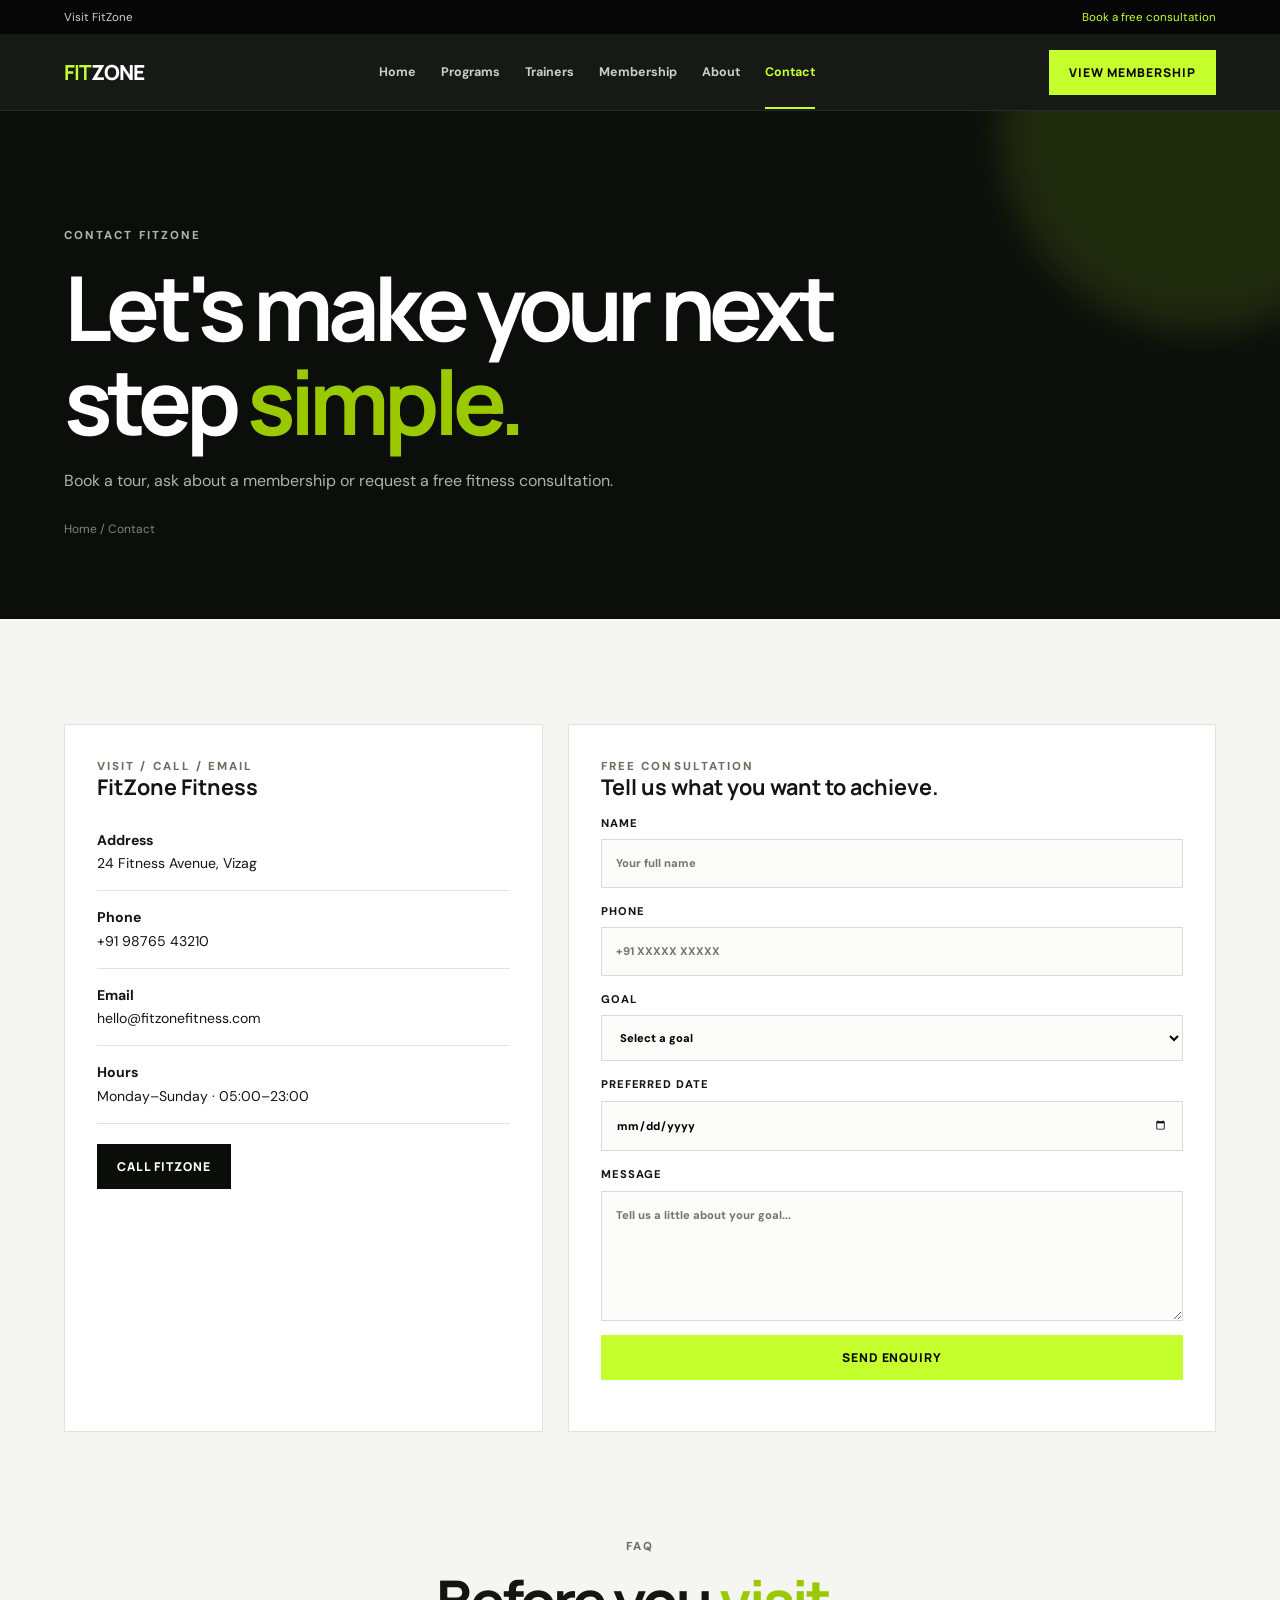
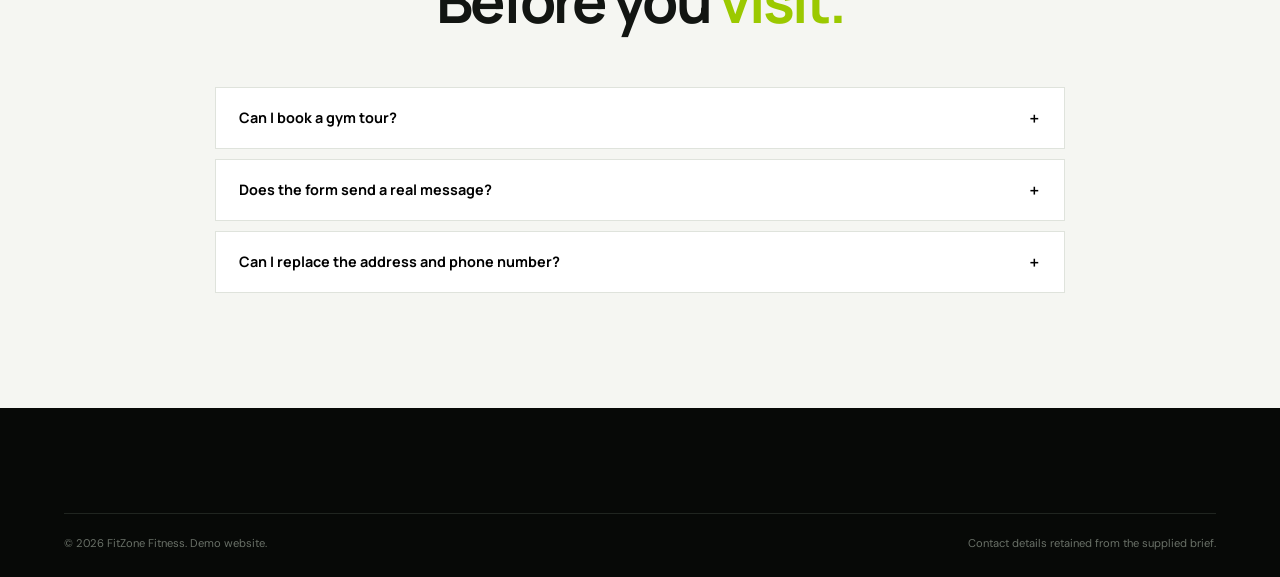
<file: contact.html>
<!doctype html><html lang="en"><head><meta charset="utf-8"><meta name="viewport" content="width=device-width,initial-scale=1"><title>Contact | FitZone Fitness</title><link rel="stylesheet" href="style.css"></head><body><div class="progress"></div><div class="topline"><div class="container"><span>Visit FitZone</span><span>Book a free consultation</span></div></div><header class="nav"><div class="container nav-inner"><a class="logo" href="index.html"><b>FIT</b>ZONE</a><button class="menu">☰</button><nav class="navlinks"><a href="index.html">Home</a><a href="programs.html">Programs</a><a href="trainers.html">Trainers</a><a href="membership.html">Membership</a><a href="about.html">About</a><a class="active" href="contact.html">Contact</a></nav><a class="navcta" href="membership.html">View Membership</a></div></header><main><section class="page-hero"><div class="container reveal"><p class="eyebrow">CONTACT FITZONE</p><h1>Let's make your next step <span class="accent">simple.</span></h1><p>Book a tour, ask about a membership or request a free fitness consultation.</p><div class="breadcrumbs">Home / Contact</div></div></section><section class="section"><div class="container"><div class="contact-grid"><div class="contact-card reveal"><p class="eyebrow">VISIT / CALL / EMAIL</p><h3>FitZone Fitness</h3><div class="contact-line"><strong>Address</strong><br>24 Fitness Avenue, Vizag</div><div class="contact-line"><strong>Phone</strong><br>+91 98765 43210</div><div class="contact-line"><strong>Email</strong><br>hello@fitzonefitness.com</div><div class="contact-line"><strong>Hours</strong><br>Monday–Sunday · 05:00–23:00</div><div style="margin-top:20px"><a class="btn darkbtn" href="tel:+919876543210">Call FitZone</a></div></div><div class="contact-card reveal"><p class="eyebrow">FREE CONSULTATION</p><h3>Tell us what you want to achieve.</h3><form class="form" data-demo-form><label>Name<input required name="name" placeholder="Your full name"></label><label>Phone<input required name="phone" placeholder="+91 XXXXX XXXXX"></label><label>Goal<select required name="goal"><option value="">Select a goal</option><option>Weight Loss</option><option>Muscle Gain</option><option>Strength & Fitness</option><option>General Wellness</option></select></label><label>Preferred date<input required type="date" name="date"></label><label>Message<textarea name="message" placeholder="Tell us a little about your goal..."></textarea></label><button class="btn primary" type="submit">Send Enquiry</button><p class="form-message"></p></form></div></div></div></section><section class="section" id="faq" style="padding-top:0"><div class="container"><div class="section-head"><p class="eyebrow">FAQ</p><h2>Before you <span class="accent">visit.</span></h2></div><div class="faq"><div class="faq-item reveal"><button class="faq-q">Can I book a gym tour?<span>＋</span></button><div class="faq-a">Yes. Use the enquiry form and select your preferred date. This demo captures the enquiry locally in the browser.</div></div><div class="faq-item reveal"><button class="faq-q">Does the form send a real message?<span>＋</span></button><div class="faq-a">No. This is a front-end client demo. Connect the form to a backend, CRM, email service or WhatsApp workflow before production.</div></div><div class="faq-item reveal"><button class="faq-q">Can I replace the address and phone number?<span>＋</span></button><div class="faq-a">Yes. The supplied FitZone brief currently uses 24 Fitness Avenue, Vizag and +91 98765 43210 as demo contact details.</div></div></div></div></section></main><footer class="footer"><div class="container"><div class="copyright"><span>© 2026 FitZone Fitness. Demo website.</span><span>Contact details retained from the supplied brief.</span></div></div></footer><div class="toast">Enquiry captured successfully.</div><button class="back">↑</button><script src="script.js"></script></body></html>
</file>
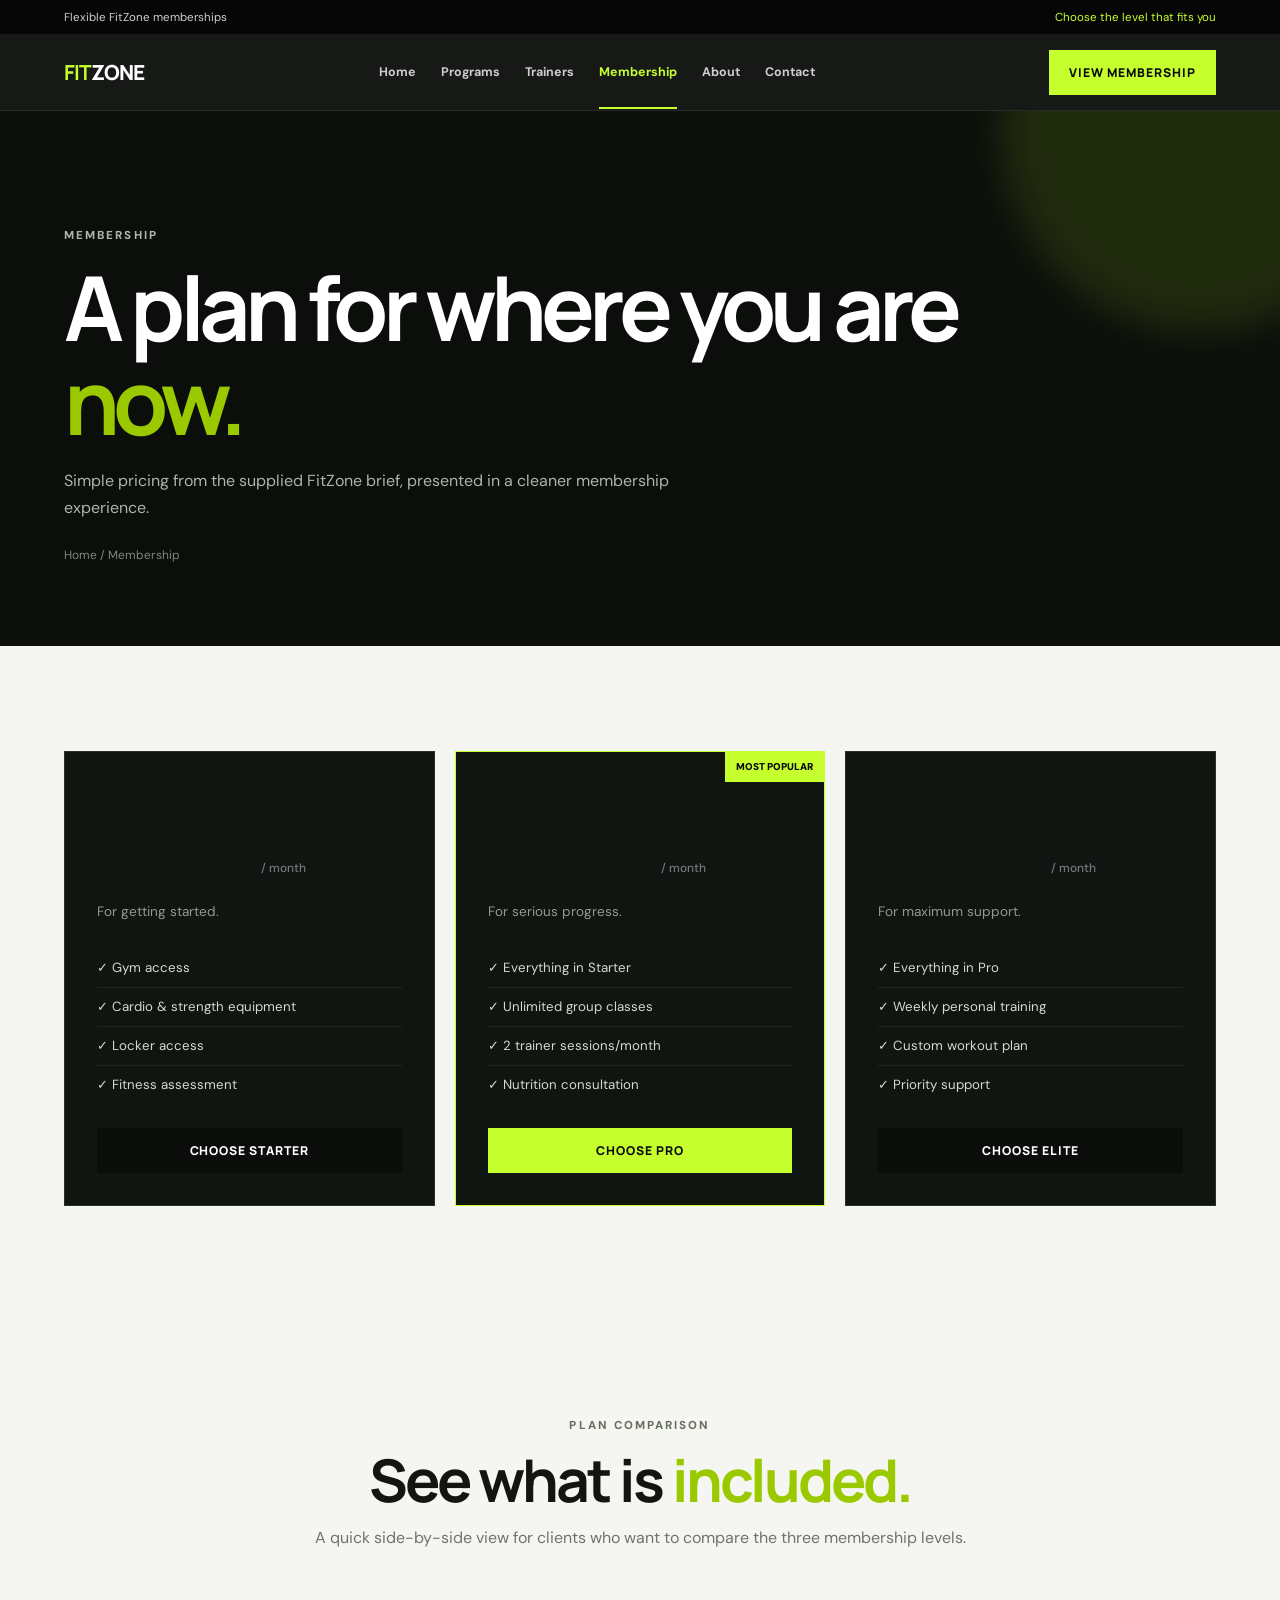
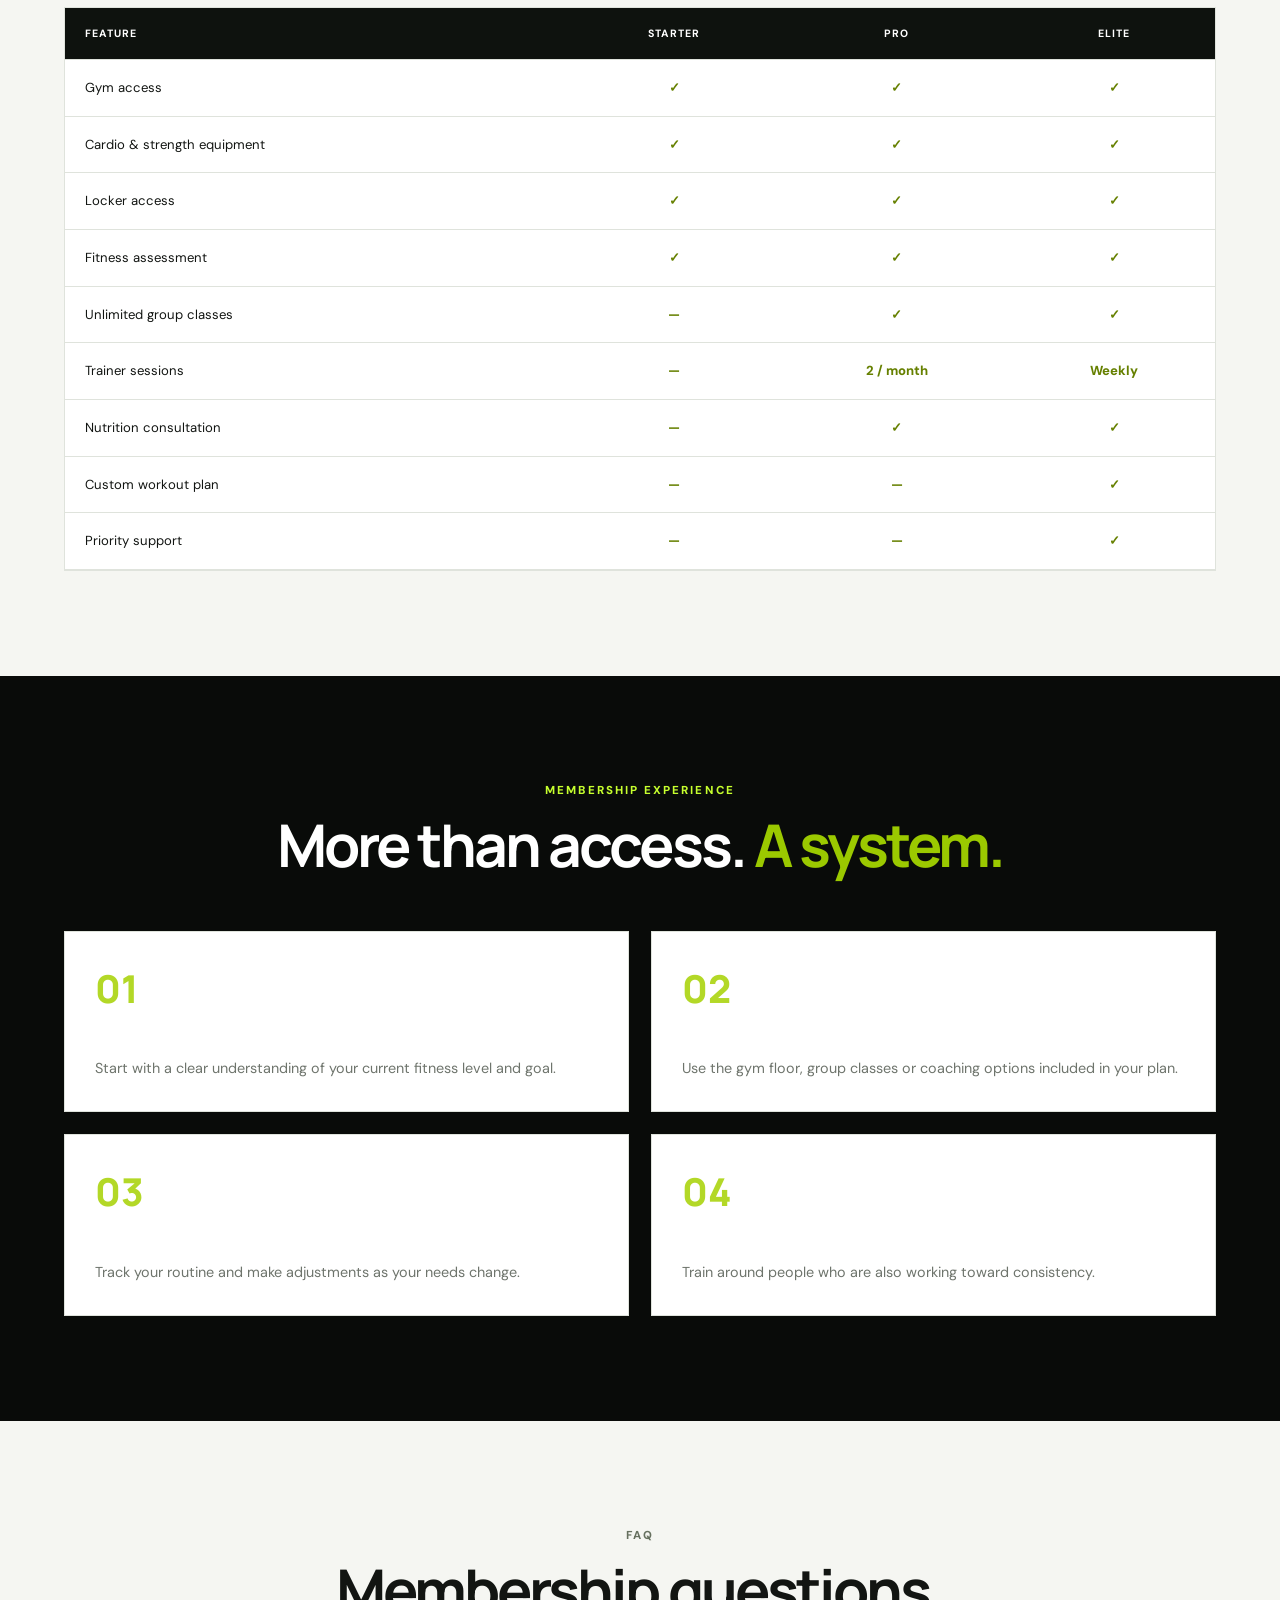
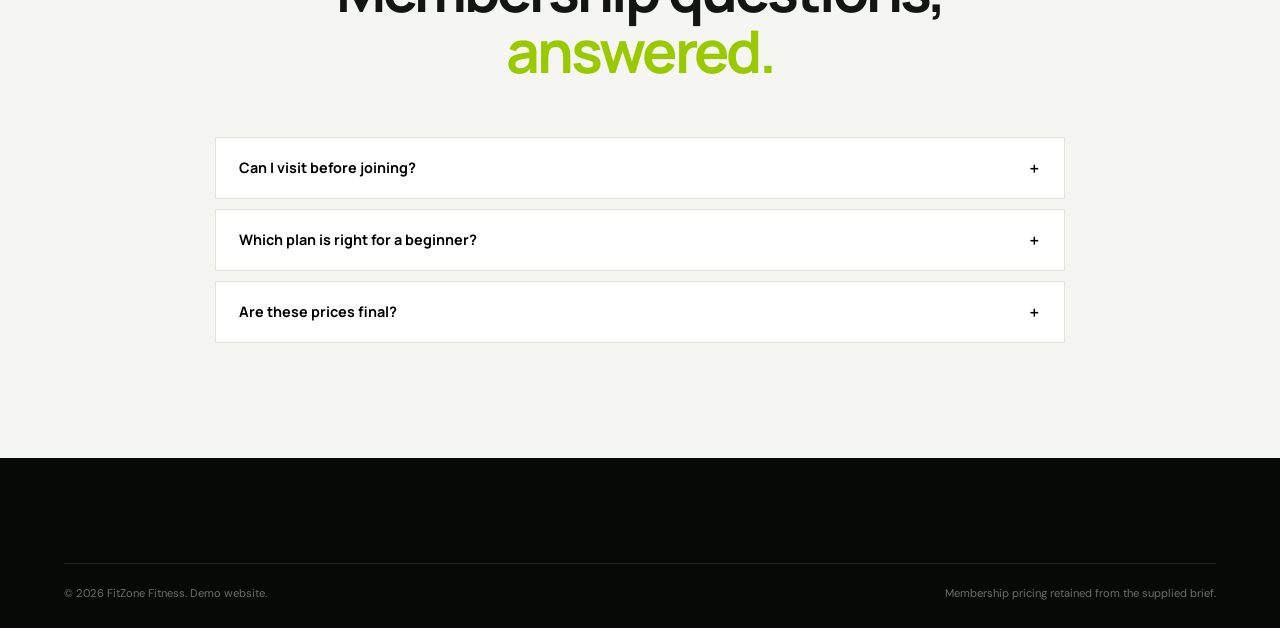
<file: membership.html>
<!doctype html><html lang="en"><head><meta charset="utf-8"><meta name="viewport" content="width=device-width,initial-scale=1"><title>Membership | FitZone Fitness</title><link rel="stylesheet" href="style.css"></head><body><div class="progress"></div><div class="topline"><div class="container"><span>Flexible FitZone memberships</span><span>Choose the level that fits you</span></div></div><header class="nav"><div class="container nav-inner"><a class="logo" href="index.html"><b>FIT</b>ZONE</a><button class="menu">☰</button><nav class="navlinks"><a href="index.html">Home</a><a href="programs.html">Programs</a><a href="trainers.html">Trainers</a><a class="active" href="membership.html">Membership</a><a href="about.html">About</a><a href="contact.html">Contact</a></nav><a class="navcta" href="membership.html">View Membership</a></div></header><main><section class="page-hero"><div class="container reveal"><p class="eyebrow">MEMBERSHIP</p><h1>A plan for where you are <span class="accent">now.</span></h1><p>Simple pricing from the supplied FitZone brief, presented in a cleaner membership experience.</p><div class="breadcrumbs">Home / Membership</div></div></section><section class="section"><div class="container"><div class="plans"><article class="plan reveal"><h3>STARTER</h3><div class="price">₹1,499 <small>/ month</small></div><p>For getting started.</p><ul><li>✓ Gym access</li><li>✓ Cardio & strength equipment</li><li>✓ Locker access</li><li>✓ Fitness assessment</li></ul><a class="btn darkbtn" href="contact.html">Choose Starter</a></article><article class="plan featured reveal"><span class="badge">MOST POPULAR</span><h3>PRO</h3><div class="price">₹2,499 <small>/ month</small></div><p>For serious progress.</p><ul><li>✓ Everything in Starter</li><li>✓ Unlimited group classes</li><li>✓ 2 trainer sessions/month</li><li>✓ Nutrition consultation</li></ul><a class="btn primary" href="contact.html">Choose Pro</a></article><article class="plan reveal"><h3>ELITE</h3><div class="price">₹4,499 <small>/ month</small></div><p>For maximum support.</p><ul><li>✓ Everything in Pro</li><li>✓ Weekly personal training</li><li>✓ Custom workout plan</li><li>✓ Priority support</li></ul><a class="btn darkbtn" href="contact.html">Choose Elite</a></article></div></div></section><section class="section comparison-section">
<div class="container">
  <div class="section-head reveal">
    <p class="eyebrow">PLAN COMPARISON</p>
    <h2>See what is <span class="accent">included.</span></h2>
    <p>A quick side-by-side view for clients who want to compare the three membership levels.</p>
  </div>
  <div class="comparison-wrap reveal">
    <table class="comparison">
      <thead><tr><th>Feature</th><th>Starter</th><th>Pro</th><th>Elite</th></tr></thead>
      <tbody>
        <tr><td>Gym access</td><td>✓</td><td>✓</td><td>✓</td></tr>
        <tr><td>Cardio & strength equipment</td><td>✓</td><td>✓</td><td>✓</td></tr>
        <tr><td>Locker access</td><td>✓</td><td>✓</td><td>✓</td></tr>
        <tr><td>Fitness assessment</td><td>✓</td><td>✓</td><td>✓</td></tr>
        <tr><td>Unlimited group classes</td><td>—</td><td>✓</td><td>✓</td></tr>
        <tr><td>Trainer sessions</td><td>—</td><td>2 / month</td><td>Weekly</td></tr>
        <tr><td>Nutrition consultation</td><td>—</td><td>✓</td><td>✓</td></tr>
        <tr><td>Custom workout plan</td><td>—</td><td>—</td><td>✓</td></tr>
        <tr><td>Priority support</td><td>—</td><td>—</td><td>✓</td></tr>
      </tbody>
    </table>
  </div>
</div>
</section>
<section class="dark"><div class="container section"><div class="section-head"><p class="eyebrow">MEMBERSHIP EXPERIENCE</p><h2>More than access. <span class="accent">A system.</span></h2></div><div class="feature-grid"><div class="feature reveal"><span class="feature-number">01</span><h3>Assessment</h3><p>Start with a clear understanding of your current fitness level and goal.</p></div><div class="feature reveal"><span class="feature-number">02</span><h3>Training</h3><p>Use the gym floor, group classes or coaching options included in your plan.</p></div><div class="feature reveal"><span class="feature-number">03</span><h3>Progress</h3><p>Track your routine and make adjustments as your needs change.</p></div><div class="feature reveal"><span class="feature-number">04</span><h3>Community</h3><p>Train around people who are also working toward consistency.</p></div></div></div></section><section class="section"><div class="container"><div class="section-head"><p class="eyebrow">FAQ</p><h2>Membership questions, <span class="accent">answered.</span></h2></div><div class="faq"><div class="faq-item reveal"><button class="faq-q">Can I visit before joining?<span>＋</span></button><div class="faq-a">Yes. The demo site positions a free tour and consultation as the primary next step.</div></div><div class="faq-item reveal"><button class="faq-q">Which plan is right for a beginner?<span>＋</span></button><div class="faq-a">Starter is presented as the entry option. A coach can help determine whether Pro or Elite better fits a specific goal.</div></div><div class="faq-item reveal"><button class="faq-q">Are these prices final?<span>＋</span></button><div class="faq-a">The displayed prices are retained from the supplied FitZone client brief and should be confirmed by the client before launch.</div></div></div></div></section></main><footer class="footer"><div class="container"><div class="copyright"><span>© 2026 FitZone Fitness. Demo website.</span><span>Membership pricing retained from the supplied brief.</span></div></div></footer><button class="back">↑</button><script src="script.js"></script></body></html>
</file>
<file: style.css>
@import url('https://fonts.googleapis.com/css2?family=DM+Sans:wght@400;500;600;700&family=Manrope:wght@500;600;700;800&display=swap');
:root{--lime:#c6ff2e;--ink:#090b09;--ink2:#121612;--paper:#f5f6f2;--muted:#6e746c;--line:#dfe3dc;--white:#fff;--max:1180px;--ease:cubic-bezier(.2,.75,.2,1)}
*{box-sizing:border-box;margin:0;padding:0}html{scroll-behavior:smooth}body{font-family:'DM Sans',sans-serif;background:var(--paper);color:#121512;line-height:1.65}a{text-decoration:none;color:inherit}img{max-width:100%;display:block}.container{width:min(var(--max),90%);margin:auto}.eyebrow{font-size:.72rem;font-weight:800;letter-spacing:.18em;text-transform:uppercase;color:#66705f}.dark .eyebrow,.hero .eyebrow{color:var(--lime)}h1,h2,h3,h4{font-family:Manrope,sans-serif;line-height:1.05}h1{font-size:clamp(3rem,7vw,6.6rem);letter-spacing:-.065em}h2{font-size:clamp(2.3rem,4.6vw,4.4rem);letter-spacing:-.05em}h3{font-size:1.35rem}.accent{color:#9bc900}.dark{background:var(--ink);color:#fff}.topline{height:34px;background:#050605;color:#cdd1ca;font-size:.72rem;display:flex;align-items:center}.topline .container{display:flex;justify-content:space-between;gap:20px}.topline span:last-child{color:var(--lime)}
.nav{position:sticky;top:0;z-index:1000;background:rgba(9,11,9,.94);backdrop-filter:blur(18px);border-bottom:1px solid rgba(255,255,255,.08);color:#fff}.nav-inner{height:76px;display:flex;align-items:center;justify-content:space-between;gap:30px}.logo{font:800 1.3rem Manrope,sans-serif;letter-spacing:-.05em}.logo b{color:var(--lime)}.navlinks{display:flex;gap:25px;align-items:center;font-size:.78rem;font-weight:700}.navlinks a{opacity:.78;position:relative}.navlinks a:hover,.navlinks a.active{opacity:1;color:var(--lime)}.navlinks a.active:after{content:'';position:absolute;left:0;right:0;bottom:-27px;height:2px;background:var(--lime)}.navcta,.btn{display:inline-flex;align-items:center;justify-content:center;gap:8px;border:0;cursor:pointer;font:800 .76rem Manrope,sans-serif;text-transform:uppercase;letter-spacing:.08em;padding:14px 20px;transition:.3s var(--ease)}.navcta,.btn.primary{background:var(--lime);color:#0a0c09}.btn.secondary{border:1px solid rgba(255,255,255,.22);color:#fff}.btn.darkbtn{background:#0b0d0b;color:#fff}.btn:hover,.navcta:hover{transform:translateY(-3px);box-shadow:0 16px 35px rgba(0,0,0,.14)}.menu{display:none;background:none;border:0;color:#fff;font-size:1.5rem}
.hero{min-height:calc(100vh - 110px);position:relative;overflow:hidden;background:#080b08;color:#fff;display:flex;align-items:flex-end}.hero:before{content:'';position:absolute;inset:0;background:linear-gradient(90deg,rgba(3,5,3,.9),rgba(3,5,3,.45),rgba(3,5,3,.25)),url('https://images.unsplash.com/photo-1534438327276-14e5300c3a48?auto=format&fit=crop&w=2000&q=88') center/cover}.hero:after{content:'';position:absolute;inset:auto 0 0;height:35%;background:linear-gradient(transparent,#080b08)}.hero-content{position:relative;z-index:2;padding:100px 0 90px;max-width:820px}.hero h1{margin:20px 0 25px}.hero-copy{font-size:1.05rem;color:#d0d5cd;max-width:650px}.hero-actions{display:flex;gap:12px;flex-wrap:wrap;margin-top:32px}.hero-meta{position:relative;z-index:2;display:flex;gap:55px;padding:0 0 55px;margin-left:auto}.hero-meta strong{display:block;font:800 2rem Manrope;color:#fff}.hero-meta small{color:#aeb5aa;font-size:.72rem}.hero-grid{position:absolute;inset:0;background-image:linear-gradient(rgba(255,255,255,.06) 1px,transparent 1px),linear-gradient(90deg,rgba(255,255,255,.06) 1px,transparent 1px);background-size:70px 70px;opacity:.35;mask-image:linear-gradient(90deg,#000,transparent)}
.section{padding:105px 0}.section-head{max-width:760px;margin:0 auto 55px;text-align:center}.section-head h2{margin:14px 0}.section-head p:last-child{color:var(--muted);font-size:1rem}.grid3{display:grid;grid-template-columns:repeat(3,1fr);gap:22px}.card{background:#fff;border:1px solid var(--line);overflow:hidden;transition:.45s var(--ease)}.card:hover{transform:translateY(-9px);box-shadow:0 28px 60px rgba(15,20,15,.12)}.card-media{height:270px;overflow:hidden;background:#171b16}.card-media img{width:100%;height:100%;object-fit:cover;transition:.7s var(--ease)}.card:hover img{transform:scale(1.07)}.card-body{padding:25px}.tag{font-size:.66rem;letter-spacing:.16em;font-weight:800;color:#819900}.card h3{margin:9px 0}.card p{color:var(--muted);font-size:.9rem}.card-link{display:inline-block;margin-top:17px;font-weight:800;font-size:.78rem}.split{display:grid;grid-template-columns:1fr 1fr;min-height:650px}.split-img{min-height:600px;overflow:hidden}.split-img img{width:100%;height:100%;object-fit:cover}.split-copy{padding:90px max(7vw,55px);display:flex;flex-direction:column;justify-content:center}.split-copy h2{margin:15px 0 20px}.split-copy p{color:#aeb5aa;max-width:550px}.checks{list-style:none;margin:28px 0;display:grid;gap:13px}.checks li{font-size:.9rem;color:#d5dad2}.checks b{display:inline-grid;place-items:center;width:24px;height:24px;background:rgba(198,255,46,.12);color:var(--lime);border-radius:50%;margin-right:10px}
.stats{display:grid;grid-template-columns:repeat(4,1fr);border-top:1px solid var(--line);border-bottom:1px solid var(--line)}.stat{padding:35px 20px;text-align:center;border-right:1px solid var(--line)}.stat:last-child{border-right:0}.stat strong{font:800 2.2rem Manrope;display:block}.stat span{font-size:.75rem;color:var(--muted);text-transform:uppercase;letter-spacing:.1em}
.trainers{background:#101310;color:#fff}.trainer{background:#181d18;border:1px solid #272d26;overflow:hidden;transition:.5s var(--ease)}.trainer:hover{transform:translateY(-8px);border-color:#3b4438;box-shadow:0 25px 60px rgba(0,0,0,.28)}.trainer-photo{height:390px;background:#20251f;overflow:hidden}.trainer-photo img{width:100%;height:100%;object-fit:cover;transition:.7s}.trainer:hover img{transform:scale(1.05)}.trainer-info{padding:23px}.trainer-info h3{font-size:1.2rem}.role{color:var(--lime);font-size:.72rem;text-transform:uppercase;letter-spacing:.1em;font-weight:800;margin:6px 0}.trainer-info p:last-child{color:#9ca49a;font-size:.82rem}.trainer-tags{display:flex;gap:7px;flex-wrap:wrap;margin-top:13px}.trainer-tags span{border:1px solid #343a33;padding:5px 8px;font-size:.65rem;color:#cbd0c8}
.pricing{background:#0b0e0b;color:#fff}.plans{display:grid;grid-template-columns:repeat(3,1fr);gap:20px}.plan{border:1px solid #2b312a;padding:32px;background:#111511;position:relative}.plan.featured{border-color:var(--lime);transform:translateY(-10px)}.badge{position:absolute;top:0;right:0;background:var(--lime);color:#080a08;padding:7px 11px;font-size:.62rem;font-weight:900}.price{font:800 3rem Manrope;margin:15px 0}.price small{font:500 .75rem 'DM Sans';color:#777}.plan p{color:#929991;font-size:.85rem}.plan ul{list-style:none;margin:25px 0;min-height:150px}.plan li{padding:8px 0;color:#d5d9d2;font-size:.83rem;border-bottom:1px solid #202520}.plan li:last-child{border:0}.plan .btn{width:100%}
.page-hero{background:#0b0e0b;color:#fff;padding:95px 0 80px;position:relative;overflow:hidden}.page-hero:after{content:'';position:absolute;width:400px;height:400px;border-radius:50%;right:-120px;top:-180px;background:rgba(198,255,46,.12);filter:blur(20px)}.page-hero h1{max-width:900px;margin-top:15px}.page-hero p{max-width:650px;color:#aeb5aa;margin-top:20px}.breadcrumbs{margin-top:25px;color:#7f877b;font-size:.75rem}.feature-grid{display:grid;grid-template-columns:repeat(2,1fr);gap:22px}.feature{background:#fff;border:1px solid var(--line);padding:30px}.feature-number{font:800 2.4rem Manrope;color:#b3d827}.feature h3{margin:10px 0}.feature p{color:var(--muted);font-size:.9rem}
.schedule{overflow:auto;background:#fff;border:1px solid var(--line)}table{width:100%;border-collapse:collapse;min-width:760px}th,td{padding:17px;border-bottom:1px solid var(--line);text-align:left;font-size:.8rem}th{background:#101310;color:#fff;text-transform:uppercase;letter-spacing:.1em;font-size:.67rem}tr:hover td{background:#fafbf8}.pill{display:inline-block;padding:6px 9px;background:#eef4d8;color:#5b7100;font-weight:800;font-size:.68rem}
.faq{max-width:850px;margin:auto}.faq-item{background:#fff;border:1px solid var(--line);margin-bottom:10px}.faq-q{width:100%;padding:20px 23px;border:0;background:none;display:flex;justify-content:space-between;text-align:left;font:700 .9rem Manrope;cursor:pointer}.faq-a{max-height:0;overflow:hidden;padding:0 23px;color:var(--muted);font-size:.88rem;transition:.35s}.faq-item.open .faq-a{max-height:160px;padding-bottom:20px}.faq-q span{transition:.3s}.faq-item.open .faq-q span{transform:rotate(45deg)}
.contact-grid{display:grid;grid-template-columns:.85fr 1.15fr;gap:25px}.contact-card{background:#fff;border:1px solid var(--line);padding:32px}.contact-card h3{margin-bottom:15px}.contact-line{padding:15px 0;border-bottom:1px solid var(--line);font-size:.88rem}.contact-line:last-child{border:0}.form{display:grid;gap:14px}.form label{font-size:.7rem;font-weight:800;text-transform:uppercase;letter-spacing:.08em}.form input,.form select,.form textarea{display:block;width:100%;margin-top:7px;border:1px solid #d7dcd4;background:#fbfcf9;padding:14px;font:inherit;outline:none}.form textarea{min-height:130px;resize:vertical}.form input:focus,.form select:focus,.form textarea:focus{border-color:#a4c92b}.form-message{color:#607800;font-size:.82rem;font-weight:700;margin-top:5px}
.footer{background:#070907;color:#fff;padding:60px 0 25px}.footer-grid{display:grid;grid-template-columns:1.5fr 1fr 1fr 1fr;gap:35px}.footer p,.footer a{color:#9ca39a;font-size:.8rem}.footer h4{font-size:.78rem;text-transform:uppercase;letter-spacing:.1em;margin-bottom:15px}.footer-links{display:grid;gap:8px}.copyright{border-top:1px solid #202520;margin-top:45px;padding-top:20px;color:#697067;font-size:.7rem;display:flex;justify-content:space-between;gap:20px}.reveal{opacity:0;transform:translateY(28px);transition:.8s var(--ease)}.reveal.show{opacity:1;transform:none}.progress{height:3px;position:fixed;top:0;left:0;background:var(--lime);width:0;z-index:2000;box-shadow:0 0 15px rgba(198,255,46,.7)}.toast{position:fixed;right:22px;bottom:22px;background:#0c100c;color:#fff;border-left:3px solid var(--lime);padding:16px 20px;z-index:3000;transform:translateX(130%);transition:.4s}.toast.show{transform:none}.back{position:fixed;right:22px;bottom:22px;width:42px;height:42px;border:1px solid #d3d8d0;background:#fff;border-radius:50%;z-index:1200;opacity:0;pointer-events:none;transition:.3s}.back.show{opacity:1;pointer-events:auto}.modal{position:fixed;inset:0;background:rgba(0,0,0,.7);backdrop-filter:blur(10px);display:grid;place-items:center;padding:20px;z-index:2500;opacity:0;visibility:hidden;transition:.3s}.modal.show{opacity:1;visibility:visible}.modal-card{background:#fff;padding:38px;max-width:530px;position:relative}.modal-close{position:absolute;right:15px;top:10px;background:none;border:0;font-size:1.7rem;cursor:pointer}
@media(max-width:900px){.navlinks{display:none}.menu{display:block}.nav.open .navlinks{display:flex;position:absolute;top:110px;left:0;right:0;background:#090b09;padding:25px 5%;flex-direction:column;align-items:flex-start}.nav.open .navlinks a.active:after{display:none}.hero{min-height:calc(100vh - 110px)}.hero-meta{display:none}.split,.contact-grid{grid-template-columns:1fr}.split-img{min-height:420px}.grid3,.plans{grid-template-columns:1fr 1fr}.plan.featured{transform:none}.footer-grid{grid-template-columns:1fr 1fr}.feature-grid{grid-template-columns:1fr}.stats{grid-template-columns:repeat(2,1fr)}.stat:nth-child(2){border-right:0}.stat:nth-child(-n+2){border-bottom:1px solid var(--line)}}
@media(max-width:600px){.topline .container span:last-child{display:none}.nav-inner{height:70px}.nav.open .navlinks{top:70px}.hero-content{padding:75px 0}.hero-actions{display:grid}.hero-actions .btn{width:100%}.section{padding:75px 0}.grid3,.plans{grid-template-columns:1fr}.footer-grid{grid-template-columns:1fr}.copyright{flex-direction:column}.page-hero{padding:75px 0 65px}.stats{grid-template-columns:1fr 1fr}.stat{padding:25px 10px}.stat strong{font-size:1.7rem}}
@media(prefers-reduced-motion:reduce){*{scroll-behavior:auto!important;animation:none!important;transition:none!important}.reveal{opacity:1;transform:none}}

/* Premium membership presentation */
.membership-showcase{background:#0b0e0b;color:#fff}
.membership-showcase .section-head p:last-child{color:#9ca49a}
.membership-showcase .plan{background:#121612;border-color:#2b312a;min-height:100%}
.membership-showcase .plan h3{font-size:1.65rem;margin-top:9px}
.membership-showcase .plan.featured{background:#171d13;box-shadow:0 28px 70px rgba(0,0,0,.28)}
.plan-top{display:flex;justify-content:space-between;margin-bottom:8px}
.plan-label{font-size:.62rem;letter-spacing:.15em;font-weight:900;color:#7e8978}
.membership-note{margin-top:22px;padding:22px 25px;border:1px solid #293027;background:#111511;display:flex;justify-content:space-between;align-items:center;gap:20px}
.membership-note strong{display:block;font:800 1rem Manrope}
.membership-note span{display:block;color:#8f988d;font-size:.8rem;margin-top:3px}
.comparison-wrap{overflow:auto;border:1px solid var(--line);background:#fff}
.comparison{width:100%;min-width:720px;border-collapse:collapse}
.comparison th,.comparison td{padding:17px 20px;border-bottom:1px solid var(--line);text-align:left;font-size:.82rem}
.comparison th{background:#0e120e;color:#fff;text-transform:uppercase;letter-spacing:.1em;font-size:.66rem}
.comparison th:not(:first-child),.comparison td:not(:first-child){text-align:center}
.comparison tbody tr:hover td{background:#f6f8f2}
.comparison td:not(:first-child){font-weight:800;color:#668000}
@media(max-width:600px){.membership-note{flex-direction:column;align-items:flex-start}.membership-note .btn{width:100%}}
</file>
